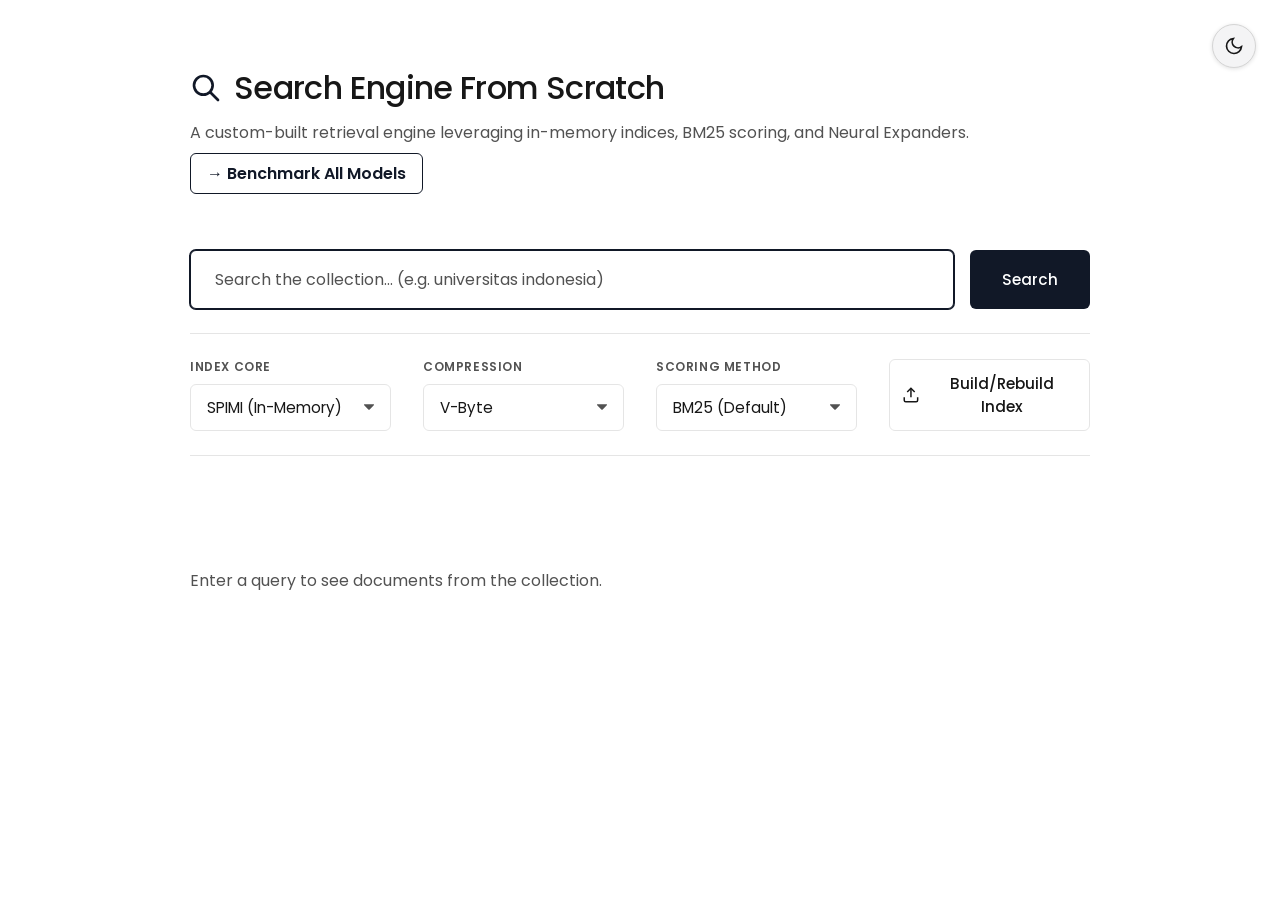
<file: templates/index.html>
<!DOCTYPE html>
<html lang="en">
<head>
    <meta charset="UTF-8">
    <meta name="viewport" content="width=device-width, initial-scale=1.0">
    <title>Search Engine From Scratch</title>
    <link href="https://fonts.googleapis.com/css2?family=Poppins:wght@400;500;600;700&display=swap" rel="stylesheet">
    <link rel="stylesheet" href="/static/style.css">
    <link rel="icon" href="data:,">
</head>
<body>
    <button id="themeToggleBtn"></button>

    <div class="glass-container main-wrapper">
        <header>
            <div class="logo">
                <svg width="32" height="32" viewBox="0 0 24 24" fill="none" class="animate-pulse">
                    <path d="M21 21L15 15M17 10C17 13.866 13.866 17 10 17C6.13401 17 3 13.866 3 10C3 6.13401 6.13401 3 10 3C13.866 3 17 6.13401 17 10Z" stroke="currentColor" stroke-width="2" stroke-linecap="round" stroke-linejoin="round"/>
                </svg>
                <h1>Search Engine From Scratch</h1>
            </div>
            <p class="subtitle">A custom-built retrieval engine leveraging in-memory indices, BM25 scoring, and Neural Expanders.</p>
            <div style="margin-top: 1rem;">
                <a href="/compare" style="font-weight: 600; color: var(--accent); padding: 0.5rem 1rem; border: 1px solid var(--accent); border-radius: 6px; text-decoration: none; transition: 0.2s;">
                    &rarr; Benchmark All Models
                </a>
            </div>
        </header>

        <section class="search-section">
            <div class="search-box glass-panel">
                <input type="text" id="searchInput" placeholder="Search the collection... (e.g. universitas indonesia)" autofocus>
                <button id="searchBtn">
                    <span>Search</span>
                    <div id="spinner" class="spinner hidden"></div>
                </button>
            </div>

            <div class="config-panel glass-panel">
                <div class="config-group">
                    <label for="indexSelect">Index Core</label>
                    <select id="indexSelect">
                        <option value="spimi" selected>SPIMI (In-Memory)</option>
                        <option value="bsbi">BSBI (Blocked Sort)</option>
                    </select>
                </div>
                
                <div class="config-group">
                    <label for="encodingSelect">Compression</label>
                    <select id="encodingSelect">
                        <option value="vbyte" selected>V-Byte</option>
                        <option value="eliasgamma">Elias-Gamma</option>
                        <option value="standard">Standard (No Compression)</option>
                    </select>
                </div>

                <div class="config-group">
                    <label for="scoringSelect">Scoring Method</label>
                    <select id="scoringSelect">
                        <option value="bm25" selected>BM25 (Default)</option>
                        <option value="tfidf">TF-IDF</option>
                        <option value="wand">WAND (Weak AND)</option>
                        <option value="splade">SPLADE (BM25 + Neural Expansion)</option>
                        <option value="colbert">ColBERT (Neural Re-ranker)</option>
                    </select>
                </div>

                <div class="config-group" style="margin-top: auto; display: flex; align-items: flex-end;">
                    <button id="buildIndexBtn" class="btn-outline" style="width: 100%; padding: 0.75rem;">
                        <svg width="18" height="18" viewBox="0 0 24 24" fill="none" stroke="currentColor" stroke-width="2"><path d="M21 15v4a2 2 0 0 1-2 2H5a2 2 0 0 1-2-2v-4"></path><polyline points="17 8 12 3 7 8"></polyline><line x1="12" y1="3" x2="12" y2="15"></line></svg>
                        <span>Build/Rebuild Index</span>
                    </button>
                </div>
            </div>
        </section>

        <section id="metricsContainer" class="metrics-section hidden">
            <!-- Filled via JS -->
        </section>

        <section id="resultsContainer" class="results-section">
            <div class="empty-state">
                <p>Enter a query to see documents from the collection.</p>
            </div>
        </section>
    </div>

    <!-- Micro-templates for JS injection -->
    <template id="resultCardTemplate">
        <div class="result-card glass-panel fade-in">
            <div class="result-header">
                <span class="doc-id"></span>
                <span class="doc-badge score-badge"></span>
            </div>
            <p class="snippet"></p>
        </div>
    </template>

    <script>
        const searchInput = document.getElementById('searchInput');
        const searchBtn = document.getElementById('searchBtn');
        const spinner = document.getElementById('spinner');
        const resultsContainer = document.getElementById('resultsContainer');
        const metricsContainer = document.getElementById('metricsContainer');
        const template = document.getElementById('resultCardTemplate');

        // Config Elements
        const indexSelect = document.getElementById('indexSelect');
        const encodingSelect = document.getElementById('encodingSelect');
        const scoringSelect = document.getElementById('scoringSelect');

        // Execute search on enter key
        searchInput.addEventListener('keypress', (e) => {
            if (e.key === 'Enter') performSearch();
        });
        
        searchBtn.addEventListener('click', performSearch);

        // Build Index Handler
        const buildIndexBtn = document.getElementById('buildIndexBtn');
        buildIndexBtn.addEventListener('click', async () => {
            const indexType = indexSelect.value;
            const encoding = encodingSelect.value;

            // UI Loading State
            buildIndexBtn.disabled = true;
            buildIndexBtn.style.opacity = '0.5';
            buildIndexBtn.querySelector('span').textContent = 'Building... (~15s)';
            resultsContainer.innerHTML = '';
            metricsContainer.classList.add('hidden');

            try {
                const response = await fetch('/api/build_index', {
                    method: 'POST',
                    headers: { 'Content-Type': 'application/json' },
                    body: JSON.stringify({ index_type: indexType, encoding: encoding })
                });
                
                const data = await response.json();
                
                if (!response.ok) {
                    throw new Error(data.error || 'Failed to build index.');
                }
                
                // Show Success
                resultsContainer.innerHTML = `
                    <div class="glass-panel fade-in" style="background: rgba(34, 197, 94, 0.1); border-color: rgba(34, 197, 94, 0.2); text-align: center; padding: 2rem;">
                        <svg xmlns="http://www.w3.org/2000/svg" width="48" height="48" viewBox="0 0 24 24" fill="none" stroke="#22c55e" stroke-width="2" stroke-linecap="round" stroke-linejoin="round" style="margin-bottom: 1rem;">
                            <circle cx="12" cy="12" r="10"></circle><polyline points="9 12 11 14 15 10"></polyline>
                        </svg>
                        <h3 style="color: #22c55e; margin-bottom: 0.5rem; font-size: 1.5rem;">Index Built Successfully!</h3>
                        <p>${data.message}</p>
                        <p style="font-size: 0.9em; opacity: 0.8; margin-top: 1rem;">Time taken: ${data.time_seconds} seconds</p>
                    </div>
                `;
            } catch (error) {
                renderError(error.message);
            } finally {
                buildIndexBtn.disabled = false;
                buildIndexBtn.style.opacity = '1';
                buildIndexBtn.querySelector('span').textContent = 'Build/Rebuild Index';
            }
        });

        const themeToggleBtn = document.getElementById('themeToggleBtn');
        const sunSvg = `<svg width="20" height="20" viewBox="0 0 24 24" fill="none" class="animate-pulse" stroke="currentColor" stroke-width="2" stroke-linecap="round"><circle cx="12" cy="12" r="5"></circle><line x1="12" y1="1" x2="12" y2="3"></line><line x1="12" y1="21" x2="12" y2="23"></line><line x1="4.22" y1="4.22" x2="5.64" y2="5.64"></line><line x1="18.36" y1="18.36" x2="19.78" y2="19.78"></line><line x1="1" y1="12" x2="3" y2="12"></line><line x1="21" y1="12" x2="23" y2="12"></line><line x1="4.22" y1="19.78" x2="5.64" y2="18.36"></line><line x1="18.36" y1="5.64" x2="19.78" y2="4.22"></line></svg>`;
        const moonSvg = `<svg width="20" height="20" viewBox="0 0 24 24" fill="none" stroke="currentColor" stroke-width="2" stroke-linecap="round"><path d="M21 12.79A9 9 0 1 1 11.21 3 7 7 0 0 0 21 12.79z"></path></svg>`;

        if (localStorage.getItem('theme') === 'dark' || (!localStorage.getItem('theme') && window.matchMedia('(prefers-color-scheme: dark)').matches)) {
            document.body.classList.add('dark-theme');
            themeToggleBtn.innerHTML = sunSvg;
        } else {
            themeToggleBtn.innerHTML = moonSvg;
        }

        themeToggleBtn.addEventListener('click', () => {
            document.body.classList.toggle('dark-theme');
            if (document.body.classList.contains('dark-theme')) {
                localStorage.setItem('theme', 'dark');
                themeToggleBtn.innerHTML = sunSvg;
            } else {
                localStorage.setItem('theme', 'light');
                themeToggleBtn.innerHTML = moonSvg;
            }
        });

        async function performSearch() {
            const query = searchInput.value.trim();
            if (!query) return;

            // UI Loading State
            searchBtn.classList.add('loading');
            spinner.classList.remove('hidden');
            searchBtn.querySelector('span').textContent = 'Searching...';
            resultsContainer.innerHTML = '';
            metricsContainer.classList.add('hidden');

            for (let i = 0; i < 3; i++) {
                resultsContainer.innerHTML += `
                    <div class="skeleton-card fade-in" style="animation-delay: ${i * 0.1}s">
                        <div style="display: flex; justify-content: space-between;">
                            <div class="skeleton-element" style="height: 1.2rem; width: 40px;"></div>
                            <div class="skeleton-element" style="height: 1.2rem; width: 80px;"></div>
                        </div>
                        <div class="skeleton-element" style="height: 1rem; width: 95%; margin-top: 0.5rem;"></div>
                        <div class="skeleton-element" style="height: 1rem; width: 85%;"></div>
                        <div class="skeleton-element" style="height: 1rem; width: 60%;"></div>
                    </div>
                `;
            }

            const payload = {
                query: query,
                index_type: indexSelect.value,
                encoding: encodingSelect.value,
                scoring: scoringSelect.value,
                top_k: 10,
                colbert_candidates: 100
            };

            try {
                const response = await fetch('/api/search', {
                    method: 'POST',
                    headers: { 'Content-Type': 'application/json' },
                    body: JSON.stringify(payload)
                });

                const data = await response.json();

                if (!response.ok) {
                    throw new Error(data.error || 'Unknown error occurred.');
                }

                renderResults(data);
            } catch (error) {
                renderError(error.message);
            } finally {
                // Restore UI state
                searchBtn.classList.remove('loading');
                spinner.classList.add('hidden');
                searchBtn.querySelector('span').textContent = 'Search';
            }
        }

        function renderResults(data) {
            resultsContainer.innerHTML = ''; // clear

            // Show Metrics
            metricsContainer.classList.remove('hidden');
            metricsContainer.innerHTML = `
                <div class="metric glass-panel"><span>Latency</span><strong>${data.latency_seconds}s</strong></div>
                <div class="metric glass-panel"><span>Results</span><strong>${data.count}</strong></div>
                <div class="metric glass-panel"><span>Score Type</span><strong>${data.params.scoring.toUpperCase()}</strong></div>
            `;

            if (data.results.length === 0) {
                resultsContainer.innerHTML = `<div class="empty-state"><p>No relevant documents found.</p></div>`;
                return;
            }

            data.results.forEach((res, i) => {
                const clone = template.content.cloneNode(true);
                clone.querySelector('.doc-id').textContent = res.doc_id;
                clone.querySelector('.score-badge').textContent = `Score: ${res.score}`;
                
                // Highlight query tokens
                const snippetSpan = clone.querySelector('.snippet');
                snippetSpan.innerHTML = highlightSnippet(res.snippet, searchInput.value);
                
                // Stagger animations
                const card = clone.querySelector('.result-card');
                card.style.animationDelay = `${i * 0.05}s`;
                
                resultsContainer.appendChild(clone);
            });
        }

        function highlightSnippet(snippet, query) {
            if (!query || query.trim() === '') return snippet;
            const tokens = query.trim().split(/\s+/).filter(t => t.length > 0);
            let highlighted = snippet;
            
            // Generate a secure, unique regex for each token, ignoring case
            tokens.forEach(token => {
                const safeToken = token.replace(/[-[\]{}()*+?.,\\^$|#\s]/g, '\\$&');
                const regex = new RegExp(`(${safeToken})`, 'gi');
                highlighted = highlighted.replace(regex, '<mark style="background: var(--highlight-bg); color: var(--highlight-color); font-weight: 600; padding: 0 0.2rem; border-radius: 3px;">$1</mark>');
            });
            return highlighted;
        }

        function renderError(message) {
            resultsContainer.innerHTML = `
                <div class="error-state glass-panel fade-in">
                    <svg width="24" height="24" viewBox="0 0 24 24" fill="none" stroke="currentColor" stroke-width="2"><circle cx="12" cy="12" r="10"></circle><line x1="12" y1="8" x2="12" y2="12"></line><line x1="12" y1="16" x2="12.01" y2="16"></line></svg>
                    <p>${message}</p>
                </div>
            `;
        }
    </script>
</body>
</html>
</file>
<file: static/style.css>
:root {
    --bg-primary: #ffffff;
    --bg-secondary: #f4f4f5;
    --accent: #111827;
    --accent-hover: #374151;
    --accent-fg: #ffffff;       /* text ON accent-colored buttons */
    --text-primary: #171717;
    --text-secondary: #525252;
    --glass-bg: #ffffff;
    --glass-border: #e5e5e5;
    --glass-shadow: 0 2px 4px rgba(0, 0, 0, 0.05);
    --toggle-bg: #f4f4f5;
    --toggle-border: #d4d4d4;
    --highlight-bg: rgba(0, 0, 0, 0.08);
    --highlight-color: #111827;
    --spinner-track: rgba(0, 0, 0, 0.15);
    --spinner-fill: #111827;
    --outline-btn-bg: transparent;
    --outline-btn-bg-hover: rgba(0, 0, 0, 0.05);
}

body.dark-theme {
    --bg-primary: #0a0a0a;
    --bg-secondary: #171717;
    --accent: #f8fafc;
    --accent-hover: #e2e8f0;
    --accent-fg: #0a0a0a;       /* text ON accent-colored buttons in dark mode */
    --text-primary: #f8fafc;
    --text-secondary: #a1a1aa;
    --glass-bg: #111111;
    --glass-border: #27272a;
    --glass-shadow: 0 2px 4px rgba(0, 0, 0, 0.4);
    --toggle-bg: #27272a;
    --toggle-border: #3f3f46;
    --highlight-bg: rgba(255, 255, 255, 0.15);
    --highlight-color: #f8fafc;
    --spinner-track: rgba(255, 255, 255, 0.2);
    --spinner-fill: #0a0a0a;
    --outline-btn-bg: transparent;
    --outline-btn-bg-hover: rgba(255, 255, 255, 0.05);
}

* {
    box-sizing: border-box;
    margin: 0;
    padding: 0;
}

body {
    font-family: 'Poppins', sans-serif;
    background-color: var(--bg-primary);
    color: var(--text-primary);
    min-height: 100vh;
    padding: 4rem 1rem;
    overflow-x: hidden;
    transition: background-color 0.2s, color 0.2s;
}

.main-wrapper {
    max-width: 900px;
    margin: 0 auto;
    display: flex;
    flex-direction: column;
    gap: 3rem;
}

header {
    margin-bottom: 1rem;
}

.logo {
    display: flex;
    align-items: center;
    gap: 0.75rem;
    color: var(--accent);
    margin-bottom: 0.5rem;
}

.logo h1 {
    font-weight: 500;
    font-size: 2rem;
    letter-spacing: -0.02em;
    color: var(--text-primary);
}

.subtitle {
    color: var(--text-secondary);
    font-size: 1rem;
    margin-top: 0.25rem;
}

/* Theme Toggle Button */
#themeToggleBtn {
    position: fixed;
    top: 1.5rem;
    right: 1.5rem;
    background: var(--toggle-bg) !important;
    border: 1px solid var(--toggle-border) !important;
    border-radius: 50%;
    width: 44px;
    height: 44px;
    display: flex;
    align-items: center;
    justify-content: center;
    cursor: pointer;
    color: var(--text-primary) !important;
    padding: 0;
    transition: background-color 0.2s, border-color 0.2s, color 0.2s;
    z-index: 100;
    box-shadow: 0 1px 4px rgba(0,0,0,0.12);
}

#themeToggleBtn:hover {
    background: var(--glass-border) !important;
    transform: none;
}

/* Glass Panels -> Flat Panels */
.glass-panel {
    background: var(--glass-bg);
    border: 1px solid var(--glass-border);
    border-radius: 8px;
    box-shadow: none;
    padding: 1.5rem;
    transition: background-color 0.2s, border-color 0.2s;
}

/* Search Box */
.search-box {
    display: flex;
    gap: 1rem;
    padding: 0;
    margin-bottom: 1.5rem;
    border: none;
    box-shadow: none;
    background: transparent;
}

input[type="text"] {
    flex: 1;
    background: var(--glass-bg);
    border: 1px solid var(--glass-border);
    border-radius: 6px;
    padding: 1rem 1.5rem;
    color: var(--text-primary);
    font-size: 1rem;
    font-family: inherit;
    outline: none;
    transition: border-color 0.2s, box-shadow 0.2s;
}

input[type="text"]::placeholder {
    color: var(--text-secondary);
}

input[type="text"]:focus {
    border-color: var(--accent);
    box-shadow: 0 0 0 1px var(--accent);
}

/* Primary filled button */
button {
    background: var(--accent);
    color: var(--accent-fg);
    border: none;
    border-radius: 6px;
    padding: 0 2rem;
    font-weight: 500;
    font-size: 0.95rem;
    font-family: inherit;
    cursor: pointer;
    display: flex;
    align-items: center;
    justify-content: center;
    gap: 0.5rem;
    transition: background-color 0.2s, transform 0.1s;
}

button:hover {
    background: var(--accent-hover);
}

button:active {
    transform: scale(0.98);
}

button.loading {
    background: var(--glass-border);
    color: var(--text-secondary);
    cursor: not-allowed;
}

/* Outline / ghost button (Build Index) */
.btn-outline {
    background: var(--outline-btn-bg) !important;
    color: var(--text-primary) !important;
    border: 1px solid var(--glass-border) !important;
    font-weight: 500;
}

.btn-outline:hover {
    background: var(--outline-btn-bg-hover) !important;
}

/* Config Dropdowns */
.config-panel {
    display: flex;
    flex-wrap: wrap;
    gap: 2rem;
    padding: 1.5rem 0;
    border-top: 1px solid var(--glass-border);
    border-bottom: 1px solid var(--glass-border);
    margin-bottom: 2rem;
    background: transparent;
    border-radius: 0;
    border-left: none;
    border-right: none;
}

.config-group {
    flex: 1;
    min-width: 200px;
    display: flex;
    flex-direction: column;
    gap: 0.5rem;
}

label {
    font-size: 0.75rem;
    text-transform: uppercase;
    letter-spacing: 0.05em;
    color: var(--text-secondary);
    font-weight: 600;
}

select {
    background: var(--glass-bg);
    border: 1px solid var(--glass-border);
    color: var(--text-primary);
    padding: 0.75rem 1rem;
    border-radius: 6px;
    font-family: inherit;
    font-size: 0.95rem;
    outline: none;
    cursor: pointer;
    appearance: none;
    background-image: url("data:image/svg+xml;charset=US-ASCII,%3Csvg%20xmlns%3D%22http%3A%2F%2Fwww.w3.org%2F2000%2Fsvg%22%20width%3D%22292.4%22%20height%3D%22292.4%22%3E%3Cpath%20fill%3D%22%23525252%22%20d%3D%22M287%2069.4a17.6%2017.6%200%200%200-13-5.4H18.4c-5%200-9.3%201.8-12.9%205.4A17.6%2017.6%200%200%200%200%2082.2c0%205%201.8%209.3%205.4%2012.9l128%20127.9c3.6%203.6%207.8%205.4%2012.8%205.4s9.2-1.8%2012.8-5.4L287%2095c3.5-3.5%205.4-7.8%205.4-12.8%200-5-1.9-9.2-5.5-12.8z%22%2F%3E%3C%2Fsvg%3E");
    background-repeat: no-repeat;
    background-position: right 1rem top 50%, 0 0;
    background-size: 0.65rem auto, 100%;
    transition: border-color 0.2s;
}

select:focus {
    border-color: var(--accent);
}

select option {
    background: var(--bg-primary);
    color: var(--text-primary);
}

/* Metrics */
.metrics-section {
    display: flex;
    gap: 1.5rem;
    margin-bottom: 2rem;
}

.metric {
    flex: 1;
    display: flex;
    flex-direction: column;
    align-items: flex-start;
    justify-content: center;
    padding: 1.5rem;
}

.metric span {
    font-size: 0.75rem;
    color: var(--text-secondary);
    text-transform: uppercase;
    letter-spacing: 0.05em;
    margin-bottom: 0.5rem;
}

.metric strong {
    font-size: 2rem;
    font-weight: 400;
    color: var(--text-primary);
}

/* Results */
.results-section {
    display: flex;
    flex-direction: column;
    gap: 1.5rem;
}

.result-card {
    display: flex;
    flex-direction: column;
    gap: 1rem;
    padding: 1.5rem;
}

.result-header {
    display: flex;
    justify-content: space-between;
    align-items: center;
    border-bottom: none;
    padding-bottom: 0;
}

.doc-id {
    font-family: inherit;
    font-weight: 500;
    color: var(--text-primary);
    font-size: 1rem;
}

.score-badge {
    background: var(--bg-secondary);
    color: var(--text-secondary);
    padding: 0.25rem 0.5rem;
    border-radius: 4px;
    font-size: 0.75rem;
}

.snippet {
    color: var(--text-secondary);
    line-height: 1.6;
    font-size: 0.95rem;
}

/* Utilities */
.hidden {
    display: none !important;
}

.empty-state {
    text-align: left;
    padding: 2rem 0;
    color: var(--text-secondary);
    background: transparent;
    border: none;
    border-radius: 0;
}

.error-state {
    color: #ef4444;
    display: flex;
    align-items: center;
    justify-content: flex-start;
    gap: 0.75rem;
    background: transparent;
    border: 1px solid #ef4444;
}

/* Skeleton Loader */
@keyframes shimmer {
    0% { background-position: -800px 0; }
    100% { background-position: 800px 0; }
}

.skeleton-card {
    background: var(--glass-bg);
    border: 1px solid var(--glass-border);
    border-radius: 8px;
    padding: 1.5rem;
    display: flex;
    flex-direction: column;
    gap: 1rem;
}

.skeleton-element {
    background: linear-gradient(90deg, var(--bg-secondary) 25%, var(--glass-border) 50%, var(--bg-secondary) 75%);
    background-size: 800px 100%;
    animation: shimmer 1.5s infinite linear;
    border-radius: 4px;
}

/* Spinner — uses CSS vars so it works on both themes */
.spinner {
    border: 2px solid var(--spinner-track);
    border-radius: 50%;
    border-top: 2px solid var(--spinner-fill);
    width: 1rem;
    height: 1rem;
    animation: spin 1s linear infinite;
}

/* Animations */
@keyframes fadeIn {
    from { opacity: 0; transform: translateY(10px); }
    to { opacity: 1; transform: translateY(0); }
}

.fade-in {
    animation: fadeIn 0.4s ease forwards;
    opacity: 0;
}

@keyframes pulse {
    0%, 100% { opacity: 1; }
    50% { opacity: 0.5; }
}

.animate-pulse {
    animation: pulse 2s cubic-bezier(0.4, 0, 0.6, 1) infinite;
}

@keyframes spin {
    0% { transform: rotate(0deg); }
    100% { transform: rotate(360deg); }
}
</file>
